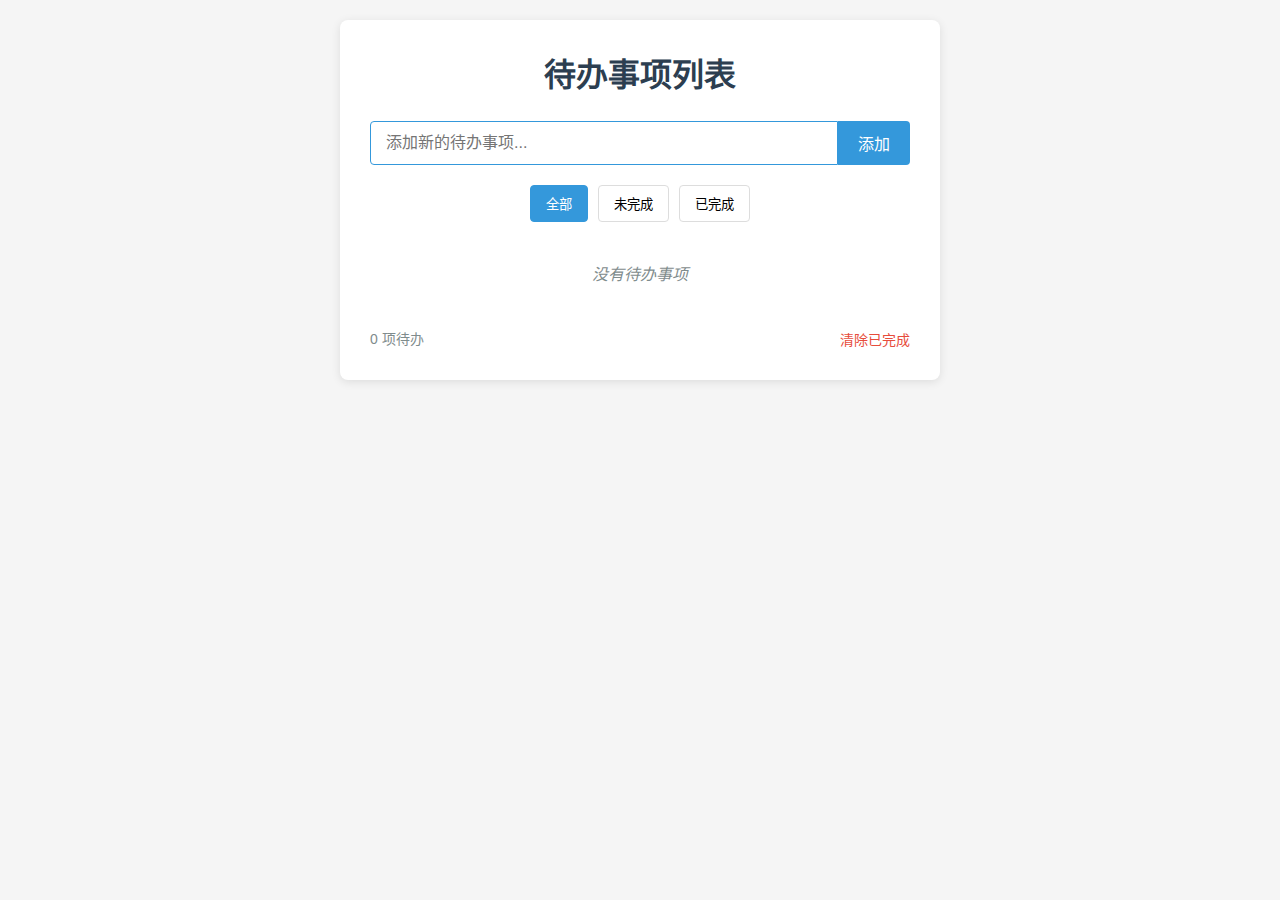
<file: index.html>
<!DOCTYPE html>
<html lang="zh-CN">
<head>
    <meta charset="UTF-8">
    <meta name="viewport" content="width=device-width, initial-scale=1.0, maximum-scale=1.0, user-scalable=no">
    <meta http-equiv="Cache-Control" content="no-cache, no-store, must-revalidate">
    <meta http-equiv="Pragma" content="no-cache">
    <meta http-equiv="Expires" content="0">
    <title>待办事项列表</title>
    <link rel="icon" href="favicon.svg" type="image/svg+xml">
    <link rel="stylesheet" href="styles.css?v=1.0.1">
</head>
<body>
    <!-- 加载动画 -->
    <div id="loading" class="loading-container">
        <div class="loading-spinner"></div>
    </div>

    <div class="container">
        <h1>待办事项列表</h1>
        
        <!-- 添加任务区域 -->
        <div class="add-task">
            <input type="text" id="taskInput" placeholder="添加新的待办事项..." autofocus>
            <button id="addTaskBtn">添加</button>
        </div>
        
        <!-- 过滤器 -->
        <div class="filters">
            <button class="filter-btn active" data-filter="all">全部</button>
            <button class="filter-btn" data-filter="active">未完成</button>
            <button class="filter-btn" data-filter="completed">已完成</button>
        </div>
        
        <!-- 任务列表 -->
        <ul id="taskList" class="task-list">
            <!-- 任务项将通过JavaScript动态添加 -->
        </ul>
        
        <!-- 任务统计和操作 -->
        <div class="task-stats">
            <span><span id="taskCount">0</span> 项待办</span>
            <button id="clearCompletedBtn">清除已完成</button>
        </div>
    </div>
    
    <script src="app.js?v=1.0.1"></script>
</body>
</html>
</file>
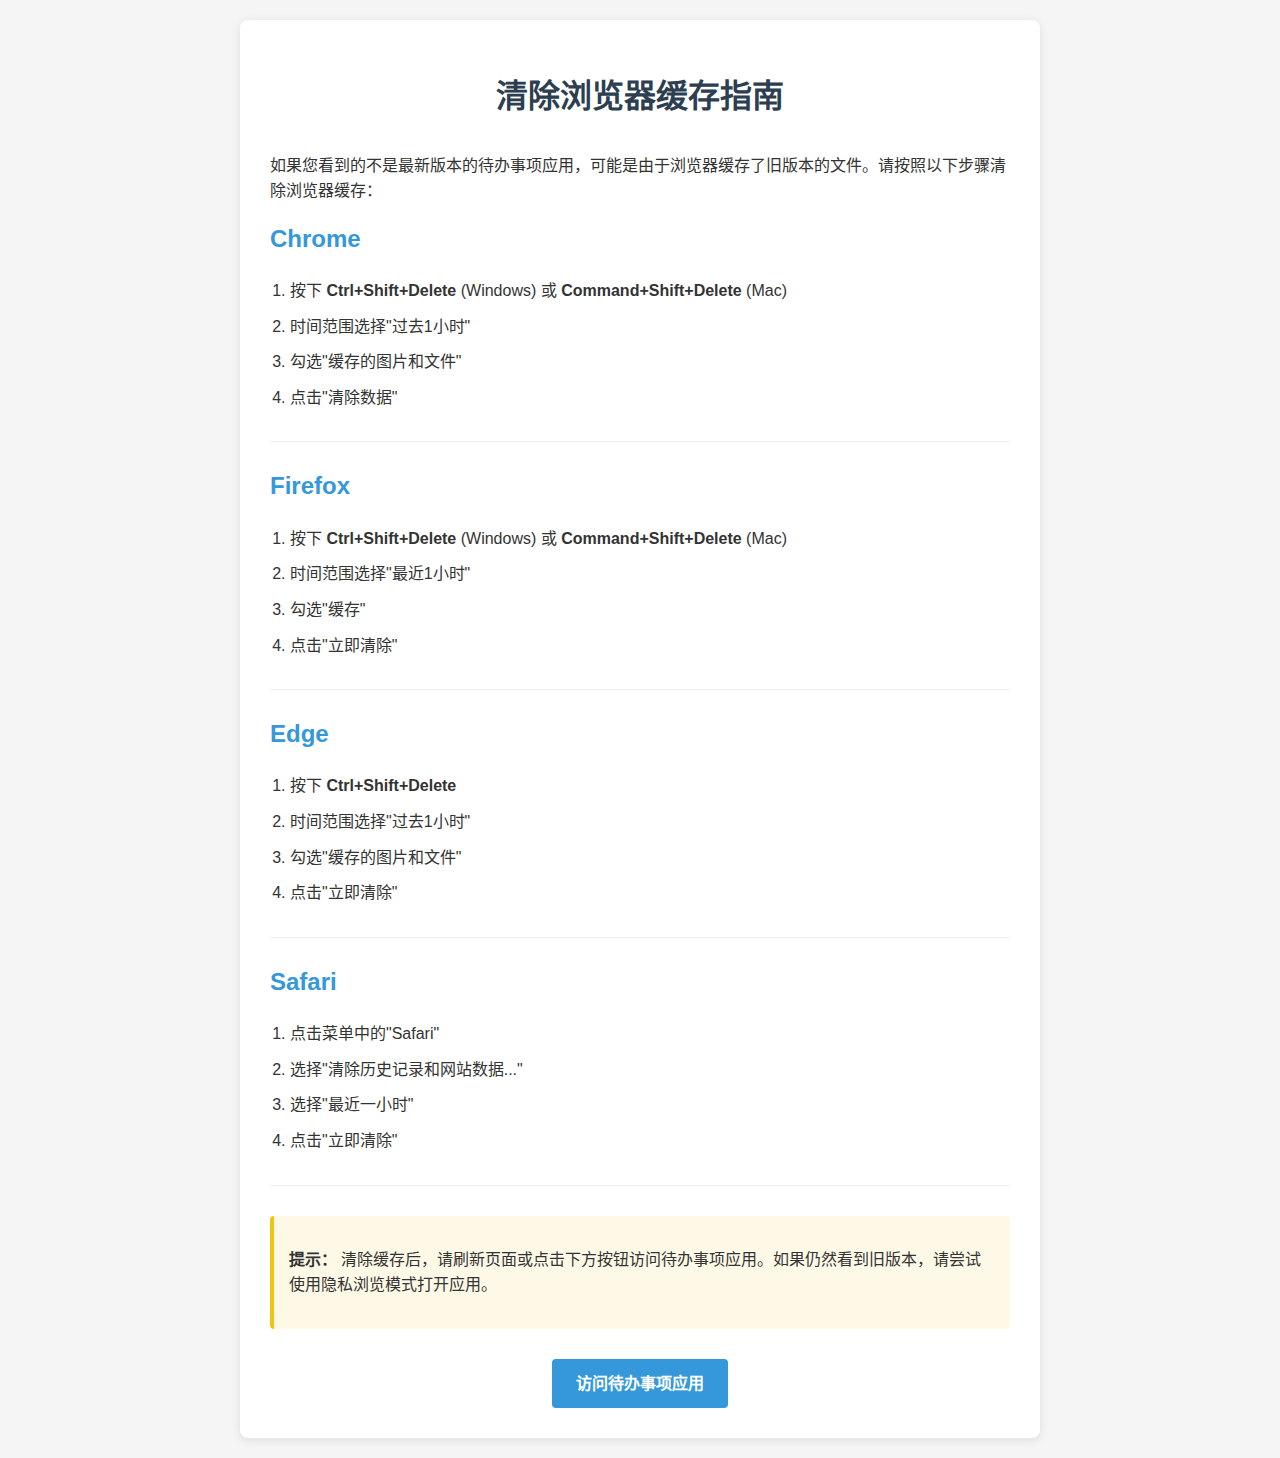
<file: clear-cache.html>
<!DOCTYPE html>
<html lang="zh-CN">
<head>
    <meta charset="UTF-8">
    <meta name="viewport" content="width=device-width, initial-scale=1.0, maximum-scale=1.0, user-scalable=no">
    <meta http-equiv="Cache-Control" content="no-cache, no-store, must-revalidate">
    <meta http-equiv="Pragma" content="no-cache">
    <meta http-equiv="Expires" content="0">
    <title>清除缓存指南</title>
    <style>
        body {
            font-family: 'Arial', sans-serif;
            line-height: 1.6;
            color: #333;
            max-width: 800px;
            margin: 0 auto;
            padding: 20px;
            background-color: #f5f5f5;
        }
        h1 {
            color: #2c3e50;
            text-align: center;
            margin-bottom: 30px;
        }
        .container {
            background-color: white;
            border-radius: 8px;
            padding: 30px;
            box-shadow: 0 2px 10px rgba(0, 0, 0, 0.1);
        }
        .instructions {
            margin-bottom: 30px;
        }
        .browser {
            margin-bottom: 25px;
            padding-bottom: 15px;
            border-bottom: 1px solid #eee;
        }
        h2 {
            color: #3498db;
            margin-top: 0;
        }
        ol {
            padding-left: 20px;
        }
        li {
            margin-bottom: 10px;
        }
        .btn {
            display: inline-block;
            background-color: #3498db;
            color: white;
            text-decoration: none;
            padding: 12px 24px;
            border-radius: 4px;
            font-weight: bold;
            text-align: center;
            transition: background-color 0.3s;
        }
        .btn:hover {
            background-color: #2980b9;
        }
        .btn-container {
            text-align: center;
            margin-top: 30px;
        }
        .note {
            background-color: #fef9e7;
            border-left: 4px solid #f1c40f;
            padding: 15px;
            margin-top: 30px;
            border-radius: 4px;
        }
    </style>
</head>
<body>
    <div class="container">
        <h1>清除浏览器缓存指南</h1>
        
        <div class="instructions">
            <p>如果您看到的不是最新版本的待办事项应用，可能是由于浏览器缓存了旧版本的文件。请按照以下步骤清除浏览器缓存：</p>
            
            <div class="browser">
                <h2>Chrome</h2>
                <ol>
                    <li>按下 <strong>Ctrl+Shift+Delete</strong> (Windows) 或 <strong>Command+Shift+Delete</strong> (Mac)</li>
                    <li>时间范围选择"过去1小时"</li>
                    <li>勾选"缓存的图片和文件"</li>
                    <li>点击"清除数据"</li>
                </ol>
            </div>
            
            <div class="browser">
                <h2>Firefox</h2>
                <ol>
                    <li>按下 <strong>Ctrl+Shift+Delete</strong> (Windows) 或 <strong>Command+Shift+Delete</strong> (Mac)</li>
                    <li>时间范围选择"最近1小时"</li>
                    <li>勾选"缓存"</li>
                    <li>点击"立即清除"</li>
                </ol>
            </div>
            
            <div class="browser">
                <h2>Edge</h2>
                <ol>
                    <li>按下 <strong>Ctrl+Shift+Delete</strong></li>
                    <li>时间范围选择"过去1小时"</li>
                    <li>勾选"缓存的图片和文件"</li>
                    <li>点击"立即清除"</li>
                </ol>
            </div>
            
            <div class="browser">
                <h2>Safari</h2>
                <ol>
                    <li>点击菜单中的"Safari"</li>
                    <li>选择"清除历史记录和网站数据..."</li>
                    <li>选择"最近一小时"</li>
                    <li>点击"立即清除"</li>
                </ol>
            </div>
        </div>
        
        <div class="note">
            <p><strong>提示：</strong> 清除缓存后，请刷新页面或点击下方按钮访问待办事项应用。如果仍然看到旧版本，请尝试使用隐私浏览模式打开应用。</p>
        </div>
        
        <div class="btn-container">
            <a href="todolist.html?v=1.0.2&t=" class="btn" id="todoBtn">访问待办事项应用</a>
        </div>
    </div>
    
    <script>
        // 添加时间戳参数以避免缓存问题
        document.addEventListener('DOMContentLoaded', function() {
            const todoBtn = document.getElementById('todoBtn');
            const timestamp = new Date().getTime();
            todoBtn.href = `todolist.html?v=1.0.2&t=${timestamp}`;
        });
    </script>
</body>
</html>
</file>
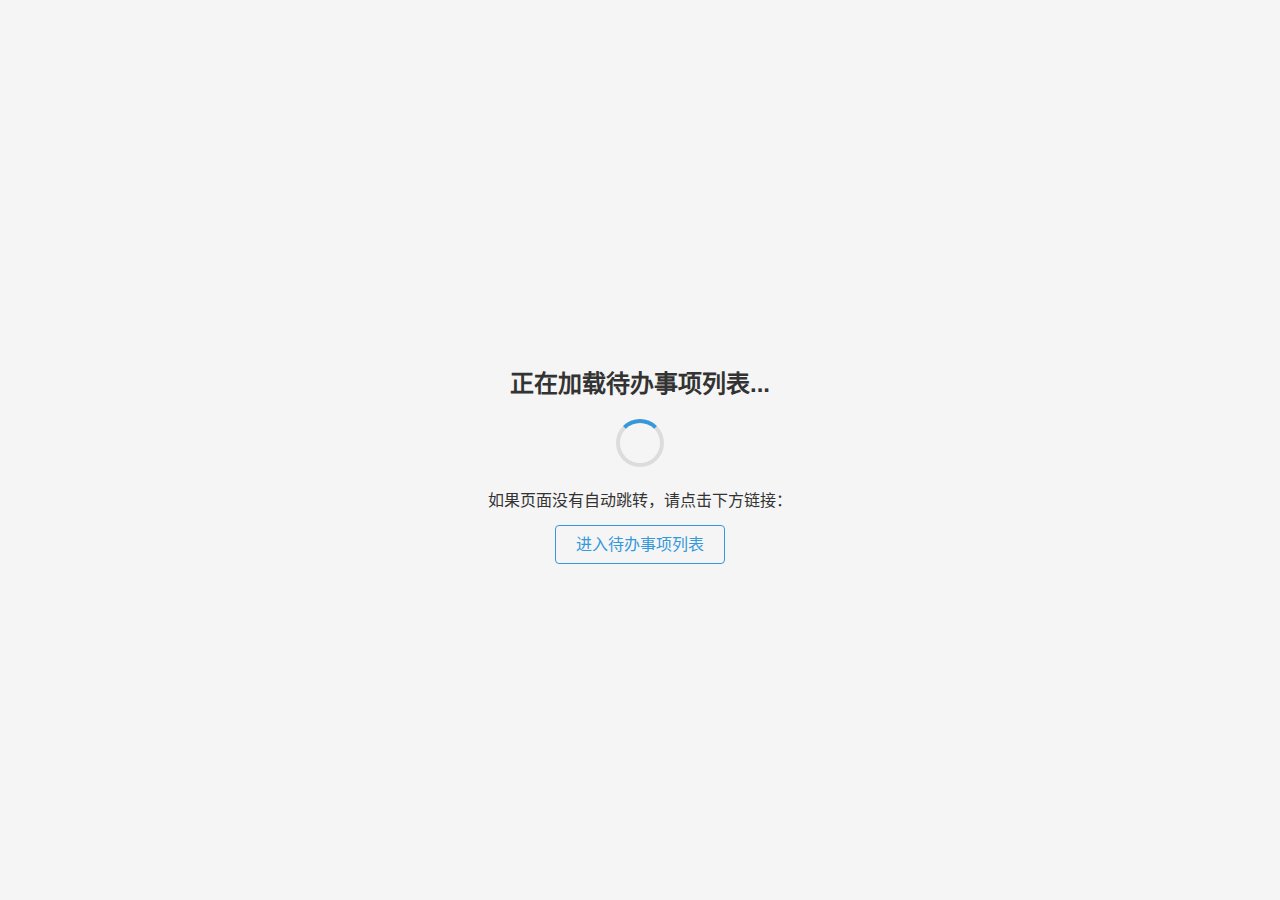
<file: redirect.html>
<!DOCTYPE html>
<html lang="zh-CN">
<head>
    <meta charset="UTF-8">
    <meta name="viewport" content="width=device-width, initial-scale=1.0, maximum-scale=1.0, user-scalable=no">
    <meta http-equiv="Cache-Control" content="no-cache, no-store, must-revalidate">
    <meta http-equiv="Pragma" content="no-cache">
    <meta http-equiv="Expires" content="0">
    <title>重定向到待办事项列表</title>
    <style>
        body {
            font-family: 'Arial', sans-serif;
            display: flex;
            flex-direction: column;
            align-items: center;
            justify-content: center;
            height: 100vh;
            margin: 0;
            background-color: #f5f5f5;
            color: #333;
        }
        .loading-container {
            text-align: center;
        }
        .loading-spinner {
            border: 4px solid rgba(0, 0, 0, 0.1);
            border-radius: 50%;
            border-top: 4px solid #3498db;
            width: 40px;
            height: 40px;
            animation: spin 1s linear infinite;
            margin: 20px auto;
        }
        @keyframes spin {
            0% { transform: rotate(0deg); }
            100% { transform: rotate(360deg); }
        }
        .message {
            margin-bottom: 20px;
        }
        .manual-link {
            color: #3498db;
            text-decoration: none;
            padding: 10px 20px;
            border: 1px solid #3498db;
            border-radius: 4px;
            transition: all 0.3s ease;
        }
        .manual-link:hover {
            background-color: #3498db;
            color: white;
        }
    </style>
</head>
<body>
    <div class="loading-container">
        <h2>正在加载待办事项列表...</h2>
        <div class="loading-spinner"></div>
        <p class="message">如果页面没有自动跳转，请点击下方链接：</p>
        <a href="todolist.html" class="manual-link">进入待办事项列表</a>
    </div>

    <script>
        // 添加随机参数以避免缓存问题
        function redirectWithTimestamp() {
            const timestamp = new Date().getTime();
            const randomParam = Math.floor(Math.random() * 1000000);
            window.location.href = `todolist.html?v=${timestamp}-${randomParam}`;
        }
        
        // 页面加载后立即重定向
        window.onload = function() {
            setTimeout(redirectWithTimestamp, 1500); // 延迟1.5秒以显示加载动画
        };
    </script>
</body>
</html>
</file>
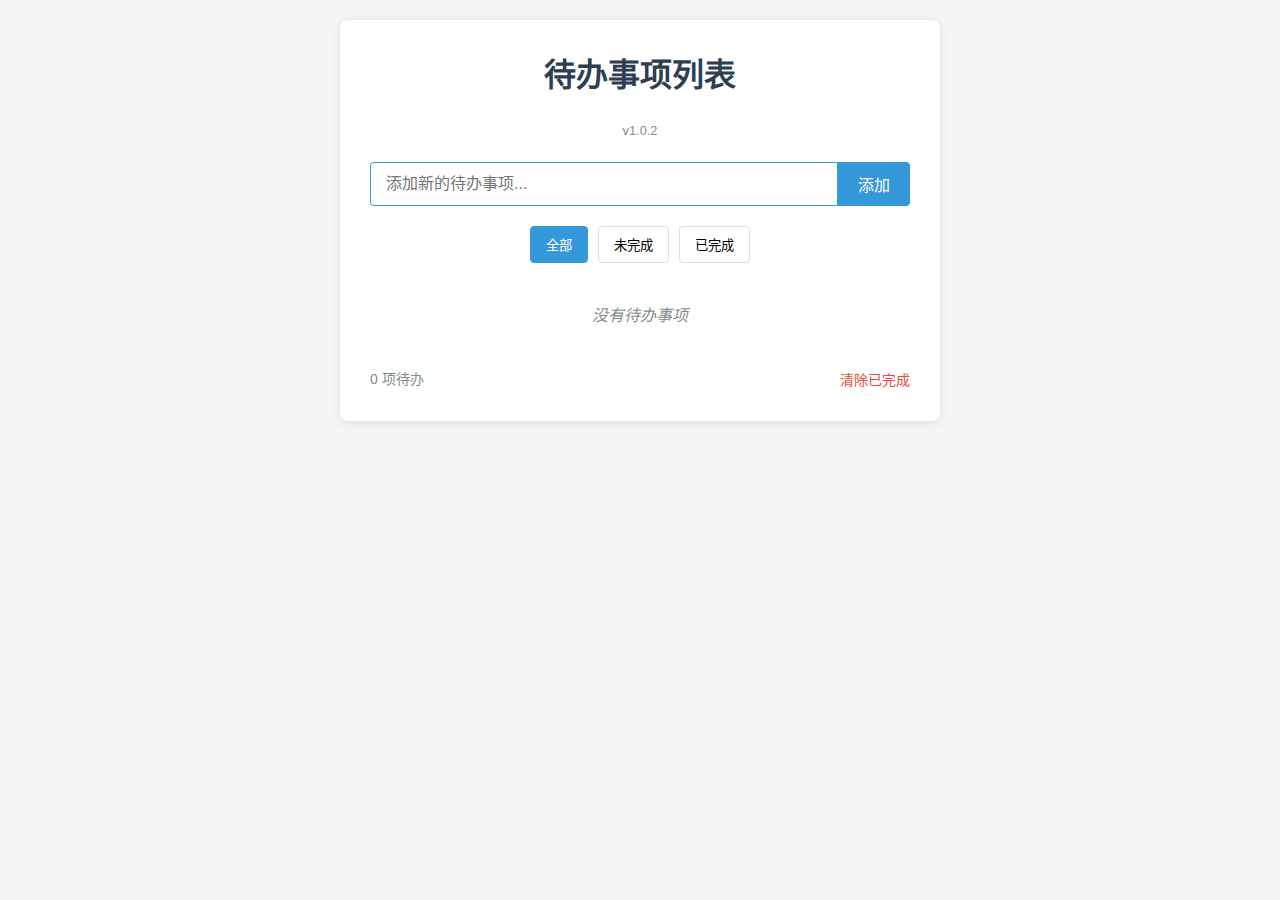
<file: todolist.html>
<!DOCTYPE html>
<html lang="zh-CN">
<head>
    <meta charset="UTF-8">
    <meta name="viewport" content="width=device-width, initial-scale=1.0, maximum-scale=1.0, user-scalable=no">
    <meta http-equiv="Cache-Control" content="no-cache, no-store, must-revalidate">
    <meta http-equiv="Pragma" content="no-cache">
    <meta http-equiv="Expires" content="0">
    <title>待办事项列表 - v1.0.2</title>
    <link rel="icon" href="favicon.svg" type="image/svg+xml">
    <link rel="stylesheet" href="styles.css?v=1.0.2">
</head>
<body>
    <!-- 加载动画 -->
    <div id="loading" class="loading-container">
        <div class="loading-spinner"></div>
    </div>

    <div class="container">
        <h1>待办事项列表</h1>
        <p class="version-indicator">v1.0.2</p>
        
        <!-- 添加任务区域 -->
        <div class="add-task">
            <input type="text" id="taskInput" placeholder="添加新的待办事项..." autofocus>
            <button id="addTaskBtn">添加</button>
        </div>
        
        <!-- 过滤器 -->
        <div class="filters">
            <button class="filter-btn active" data-filter="all">全部</button>
            <button class="filter-btn" data-filter="active">未完成</button>
            <button class="filter-btn" data-filter="completed">已完成</button>
        </div>
        
        <!-- 任务列表 -->
        <ul id="taskList" class="task-list">
            <!-- 任务项将通过JavaScript动态添加 -->
        </ul>
        
        <!-- 任务统计和操作 -->
        <div class="task-stats">
            <span><span id="taskCount">0</span> 项待办</span>
            <button id="clearCompletedBtn">清除已完成</button>
        </div>
    </div>
    
    <script src="app.js?v=1.0.2"></script>
</body>
</html>
</file>
<file: styles.css>
/**
 * 待办事项应用的样式表
 */

/* 全局样式 */
* {
    margin: 0;
    padding: 0;
    box-sizing: border-box;
}

body {
    font-family: 'Arial', sans-serif;
    line-height: 1.6;
    color: #333;
    background-color: #f5f5f5;
    padding: 20px;
}

/* 加载动画 */
.loading-container {
    position: fixed;
    top: 0;
    left: 0;
    width: 100%;
    height: 100%;
    background-color: rgba(255, 255, 255, 0.9);
    display: flex;
    justify-content: center;
    align-items: center;
    z-index: 1000;
    transition: opacity 0.3s ease-out;
}

.loading-spinner {
    border: 6px solid rgba(0, 0, 0, 0.1);
    border-radius: 50%;
    border-top: 6px solid #3498db;
    width: 50px;
    height: 50px;
    animation: spin 1s linear infinite;
}

@keyframes spin {
    0% { transform: rotate(0deg); }
    100% { transform: rotate(360deg); }
}

.hidden {
    opacity: 0;
    pointer-events: none;
}

/* 容器 */
.container {
    max-width: 600px;
    margin: 0 auto;
    background-color: #fff;
    border-radius: 8px;
    box-shadow: 0 2px 10px rgba(0, 0, 0, 0.1);
    padding: 30px;
}

h1 {
    text-align: center;
    margin-bottom: 20px;
    color: #2c3e50;
}

.version-indicator {
    text-align: center;
    font-size: 0.8rem;
    color: #7f8c8d;
    margin-bottom: 20px;
}

/* 任务添加区域 */
.add-task {
    display: flex;
    margin-bottom: 20px;
}

#taskInput {
    flex: 1;
    padding: 10px 15px;
    border: 1px solid #ddd;
    border-radius: 4px 0 0 4px;
    font-size: 16px;
    transition: border-color 0.3s;
}

#taskInput:focus {
    outline: none;
    border-color: #3498db;
}

#taskInput.error {
    border-color: #e74c3c;
    animation: shake 0.5s;
}

@keyframes shake {
    0%, 100% { transform: translateX(0); }
    20%, 60% { transform: translateX(-5px); }
    40%, 80% { transform: translateX(5px); }
}

#addTaskBtn {
    padding: 10px 20px;
    background-color: #3498db;
    color: white;
    border: none;
    border-radius: 0 4px 4px 0;
    cursor: pointer;
    font-size: 16px;
    transition: background-color 0.3s;
}

#addTaskBtn:hover {
    background-color: #2980b9;
}

/* 过滤器 */
.filters {
    display: flex;
    justify-content: center;
    margin-bottom: 20px;
}

.filter-btn {
    padding: 8px 15px;
    margin: 0 5px;
    background-color: transparent;
    border: 1px solid #ddd;
    border-radius: 4px;
    cursor: pointer;
    transition: all 0.3s;
}

.filter-btn:hover {
    background-color: #f5f5f5;
}

.filter-btn.active {
    background-color: #3498db;
    color: white;
    border-color: #3498db;
}

/* 任务列表 */
.task-list {
    list-style-type: none;
    margin-bottom: 20px;
    max-height: 400px;
    overflow-y: auto;
}

.task-item {
    display: flex;
    align-items: center;
    padding: 12px 15px;
    border-bottom: 1px solid #eee;
    transition: background-color 0.3s;
}

.task-item:hover {
    background-color: #f9f9f9;
}

.task-item:last-child {
    border-bottom: none;
}

.task-checkbox {
    margin-right: 15px;
    width: 18px;
    height: 18px;
    cursor: pointer;
}

.task-text {
    flex: 1;
    font-size: 16px;
    word-break: break-word;
}

.task-item.completed .task-text {
    text-decoration: line-through;
    color: #7f8c8d;
}

.delete-btn {
    background-color: transparent;
    color: #e74c3c;
    border: none;
    font-size: 20px;
    cursor: pointer;
    opacity: 0.5;
    transition: opacity 0.3s;
}

.task-item:hover .delete-btn {
    opacity: 1;
}

.empty-message {
    text-align: center;
    padding: 20px;
    color: #7f8c8d;
    font-style: italic;
}

/* 任务统计 */
.task-stats {
    display: flex;
    justify-content: space-between;
    align-items: center;
    font-size: 14px;
    color: #7f8c8d;
}

#clearCompletedBtn {
    background-color: transparent;
    border: none;
    color: #e74c3c;
    cursor: pointer;
    font-size: 14px;
    transition: color 0.3s;
}

#clearCompletedBtn:hover {
    color: #c0392b;
    text-decoration: underline;
}

/* 响应式设计 */
@media (max-width: 480px) {
    .container {
        padding: 20px 15px;
    }
    
    .filters {
        flex-wrap: wrap;
    }
    
    .filter-btn {
        margin-bottom: 10px;
    }
    
    .task-stats {
        flex-direction: column;
        align-items: flex-start;
        gap: 10px;
    }
}
</file>
